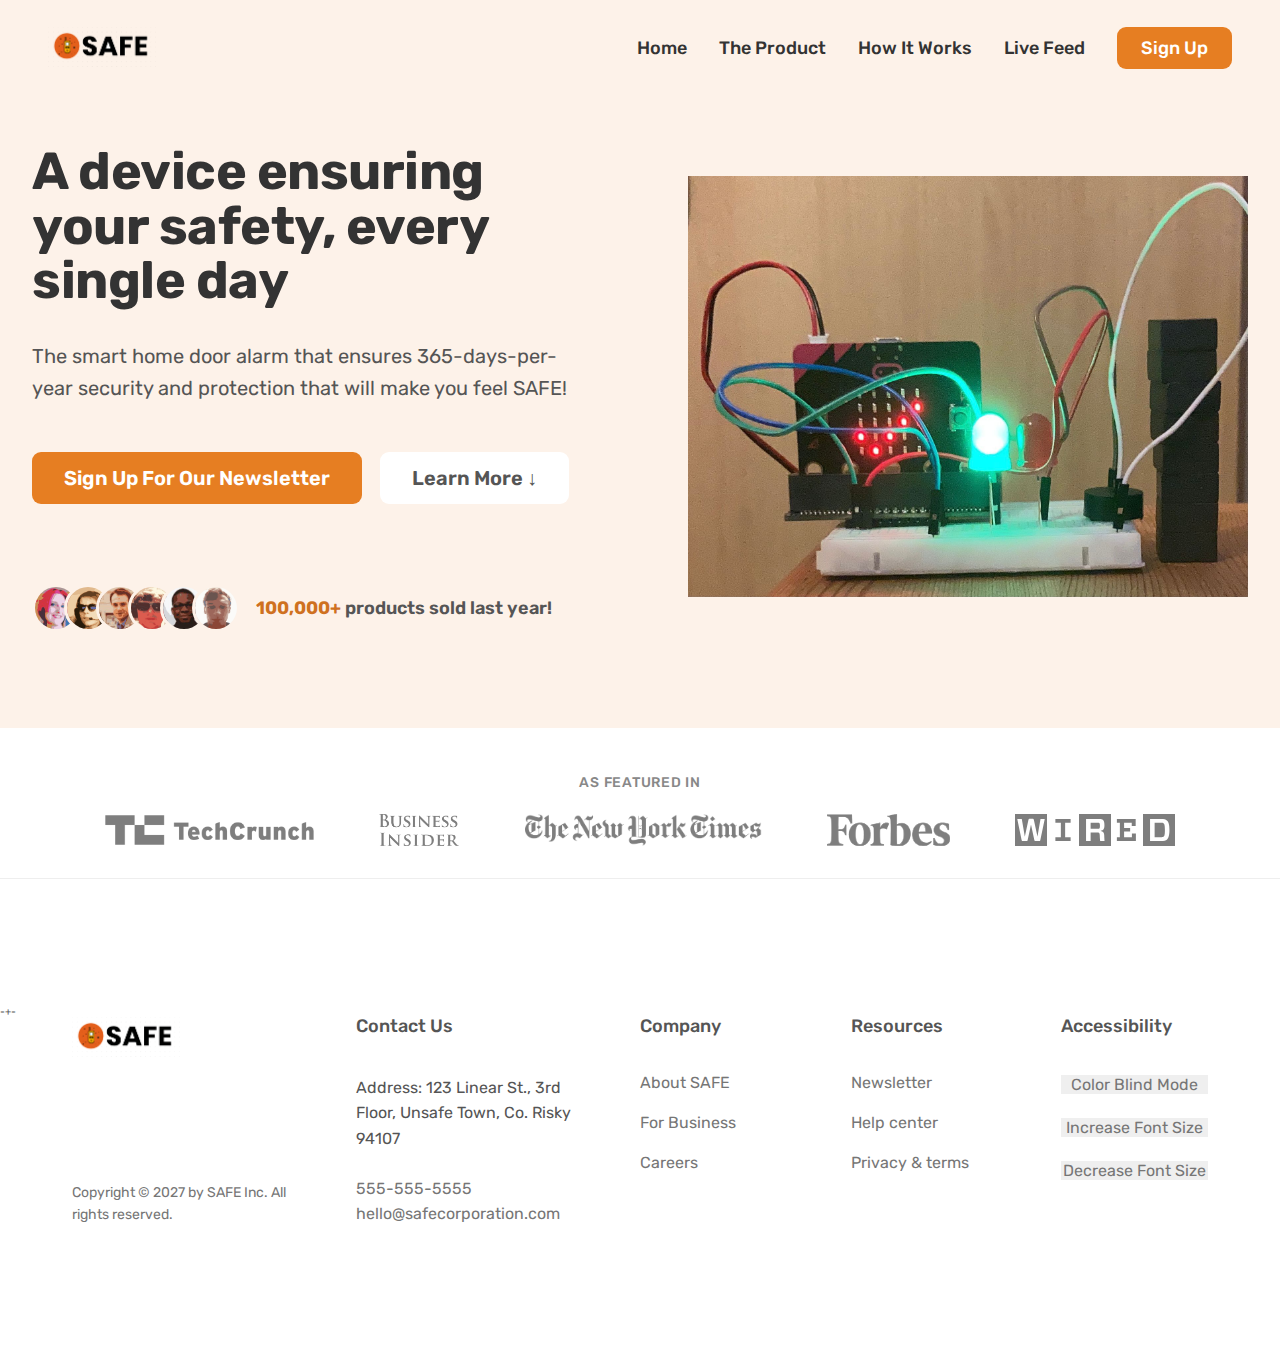
<file: index.html>
<!DOCTYPE html>
<html id="1" lang="en">
    <head>
        <!-- Meta Data -->
        <meta charset="UTF-8">
        <meta http-equiv="X-UA-Compatible" content="IE=edge">
        <meta name="viewport" content="width=device-width, initial-scale=1.0">
    
        <!-- Linking Font Type, Sizes and Weight From Google -->
        <link rel="preconnect" href="https://fonts.googleapis.com">
        <link rel="preconnect" href="https://fonts.gstatic.com" crossorigin>
        <link href="https://fonts.googleapis.com/css2?family=Rubik:wght@400;500;600;700&display=swap" rel="stylesheet">

        <!-- Links Style Sheets -->
        <link rel="stylesheet" href="CSS/general.css">
        <link rel="stylesheet" href="CSS/style.css">

        <!-- Website Tab Title -->
        <title>Door Alarm</title>
    </head>
    <body>

        <!-- Website Header -->
        <header class="header">
            <a href="index.html">
            <img class="logo" alt="Company logo" src="Images/Logo/SAFE logo.png">
            </a>
            <!-- Primary Navigation Menu -->
            <nav class="main-nav">
                <!-- List -->
                <ul class="main-nav-list">
                    <!-- Links -->
                    <li><a class="main-nav-link current-page" href="index.html">Home</a></li>
                    <li><a class="main-nav-link" href="the product.html">The Product</a></li>
                    <li><a class="main-nav-link" href="how it works.html">How It Works</a></li>
                    <li><a class="main-nav-link" href="live feed.html">Live Feed</a></li>
                    <li><a class="main-nav-link nav-cta" href="sign up.html">Sign Up</a></li>
                </ul>
            </nav>
        </header>

        <main>

        <!-- Hero Section -->
        <section class="section-hero">
            <div class="hero">
                <div class="hero-text">
                    <h1 class="heading-primary">
                        A device ensuring your safety, every single day
                    </h1>
                    <p class="hero-description">
                        The smart home door alarm that ensures 365-days-per-year security and protection that will make you feel SAFE!
                    </p>
                    <a href="sign up.html" class="button button-full margin-right-small">Sign Up For Our Newsletter</a>
                    <a href="the product.html" class="button button-outline">Learn More &darr;</a>
                    <!-- Sold Products Section -->
                    <div class="sold-products">
                        <!-- Customer Images -->
                        <div class="customer-images">
                            <img src="Images/Customers/customer 1.jpg" alt="Customer Photo">
                            <img src="Images/Customers/customer 2.png" alt="Customer Photo">
                            <img src="Images/Customers/customer 3.jpg" alt="Customer Photo">
                            <img src="Images/Customers/customer 4.jpg" alt="Customer Photo">
                            <img src="Images/Customers/customer 5.jpg" alt="Customer Photo">
                            <img src="Images/Customers/customer 6.jpg" alt="Customer Photo">
                        </div>
                        <p class="sold-text">
                            <span>100,000+</span> products sold last year!
                        </p>
                    </div>
                </div>
                <!-- Hero Image -->
                <div class="hero-image">
                    <img src="Images/hero.jpg" class="hero-image" alt="Hero Image - Active Device Visually Showing Tick and Active Green LED"/>
                </div>
            </div>
        </section>

        <!-- Featured In Section -->
        <section class="section-featured">
            <div class="container">
                <h2 class="heading-featured-in">
                    As featured in
                </h2>
                <!-- Company and Media Logos -->
                <div class="logos">
                    <img src="Images/Logo/Featured Logos/TechCrunch.png" alt="TechCrunch logo">
                    <img src="Images/Logo/Featured Logos/Business Insider.png" alt="Business Insider logo">
                    <img src="Images/Logo/Featured Logos/New York Times.png" alt="New York Times logo">
                    <img src="Images/Logo/Featured Logos/Forbes.svg" alt="Forbes logo">
                    <img src="Images/Logo/Featured Logos/Wired.svg" alt="Wired logo">
                </div>
            </div>
        </section>

        <!-- Footer Section -->
        <footer class="footer">
            <!-- Puts everything into a 5 column grid container -->-+-
            <div class="container grid grid-footer">
                <div class="logo-col">
                    <a href="#" class="footer-logo">
                        <img class="logo" alt="Company logo" src="Images/Logo/SAFE logo.png">
                    </a>
                    <p class="copyright">Copyright &copy; 2027 by SAFE Inc. All rights reserved.</p>
                </div>

                <!-- Address, Email and Phone Number - Contact Us -->
                <div class="address-col">
                    <p class="footer-heading">Contact Us</p>
                    <address class="contact-info">
                    <p class="address">
                        Address: 123 Linear St., 3rd Floor, Unsafe Town, Co. Risky 94107
                    </p>
                    <p>
                        <a class="footer-link" href="tel:555-555-5555">555-555-5555</a><br>
                        <a class="footer-link" href="mailto:hello@safecorporation.com">hello@safecorporation.com</a>
                    </p>
                    </address>
                </div>
                <!-- Footer Navigation Menu - Company --> 
                <nav class="nav-col">
                    <p class="footer-heading">
                        Company
                    </p>
                    <!-- List -->
                    <ul class="footer-nav">
                        <li><a class="footer-link" href="#">About SAFE</a></li>
                        <li><a class="footer-link" href="#">For Business</a></li>
                        <li><a class="footer-link" href="#">Careers</a></li>
                    </ul>
                </nav>
                <!-- Footer Navigation Menu - Resources -->
                <nav class="nav-col">
                    <p class="footer-heading">
                        Resources
                    </p>
                    <!-- List -->
                    <ul class="footer-nav">
                        <li><a class="footer-link" href="sign up.html">Newsletter</a></li>
                        <li><a class="footer-link" href="#">Help center</a></li>
                        <li><a class="footer-link" href="#">Privacy & terms</a></li>
                    </ul>
                </nav>
                <!-- Footer Navigation Menu - Accessibility -->
                <nav class="nav-col">
                    <p class="footer-heading">
                        Accessibility
                    </p>
                    <!-- List -->
                    <ul class="footer-nav">
                        <!-- Buttons which, when pressed, will activate their respective JavaScript function -->
                        <button id="colorBlind" class="footer-link footer-button" onclick="colorBlindMode()">Color Blind Mode</button>
                        <button id="increase" class="footer-link footer-button" onclick="increase()">Increase Font Size</button>
                        <button id="decrease" class="footer-link footer-button" onclick="decrease()">Decrease Font Size</button>
                    </ul>
                </nav>

            </div>
        </footer>
    </body>
    <!-- JavaScript Code -->
    <script>
        // Color Blind Mode //
        function colorBlindMode(){
            document.getElementById("1").style.webkitFilter="grayscale(100%)";
        }

        // Increase Font Size //
        function increase(){
            document.getElementById("1").style.fontSize="90%";
        }

        // Decrease Font Size //
        function decrease(){
            document.getElementById("1").style.fontSize="50%";
        }
    </script>
</html>
</file>
<file: CSS/general.css>
/* Sets defaults for the HTML */
* {
    padding: 0;
    margin: 0;
    box-sizing: border-box;
}

/* Sets font-size for all the HTML */
html {
    font-size: 62.5%;
}

/* Sets font-family for all text as Rubik with back-up as Sans seriff, text color, font weight and line height */
body {
    font-family: "Rubik", sans-serif;
    line-height: 1;
    font-weight: 400;
    color: #555;
}

/**************************************/
/* GENERAL COMPONENTS */
/**************************************/

/* Creates a container */
.container{
    max-width: 120rem;
    padding: 0 3.2rem;
    margin: 0 auto;
}

/* Creates a grid */
.grid{
    display: grid;
    column-gap: 6.4rem;
    row-gap: 9.6rem;
}

/* Creates a 2 column grid */
.grid-2-cols{
    grid-template-columns: repeat(2, 1fr);
}

/* Creates a 3 column grid */
.grid-3-cols{
    grid-template-columns: repeat(3, 1fr);
}

/* Creates a 4 column grid */
.grid-4-cols{
    grid-template-columns: repeat(4, 1fr);
}

/* Creates a 5 column grid */
.grid-5-cols{
    grid-template-columns: repeat(5, 1fr);
}

/* Centers items */
.grid-center-v{
    align-items: center;
}

/* Sets style of primary, secondary and tertiary headings */
.heading-primary,
.heading-secondary,
.heading-tertiary{
    font-weight: 700;
    color: #333;
    letter-spacing: -0.5px;
}

/* Sets style of primary headings */
.heading-primary{   
    font-size: 5.2rem;
    line-height: 1.05;
    margin-bottom: 3.2rem;
}

/* Sets style of secondary headings */
.heading-secondary{
    font-size: 4.4rem;
    line-height: 1.2;
    margin-bottom: 9.6rem;
}

/* Sets style of tertiary headings */
.heading-tertiary{
    font-size: 3rem;
    line-height: 1.2;
    margin-bottom: 3.2rem;
}

/* Sets style of subheadings */
.subheading{
    display: block;
    font-size: 1.6rem;
    font-weight: 500;
    color: #cf711f;
    text-transform: uppercase;
    margin-bottom: 1.6rem;
    letter-spacing: 0.75px;
}

/* Sets style for when the button is clicked on / visited */
.button:link, 
.button:visited{
    display: inline-block;
    text-decoration: none;
    background-color: #e67e22 ; 
    color: #fff;
    font-size: 2rem;
    font-weight: 600;
    padding: 1.6rem 3.2rem;
    border-radius: 9px;
    transition: background-color 0.3s;
}

/* Sets style for when the button is clicked on / visited */
.button-full:link, 
.button-full:visited{   
    background-color: #e67e22 ;
    color: #fff
}

/* Sets style for when the button is hovered on / active */
.button-full:hover, 
.button-full:active{   
    background-color: #cf711f ;
}

/* Sets style for when the button is clicked on / visited */
.button-outline:link, 
.button-outline:visited{
    background-color: #fff ;
    color: #555;
}

/* Sets style for when the button is hovered on / active */
.button-outline:hover, 
.button-outline:active{
    background-color: #fdf2e9 ;
    box-shadow: inset 0 0 0 3px #fff;
}

/* Creates a slight margin to the right and makes it a priority style by adding !important */
.margin-right-small{
    margin-right: 1.6rem !important;
}
</file>
<file: CSS/style.css>
/**************************************/
/* NAVIGATION */
/**************************************/

/* Sets style for header navigation */
.main-nav-list{
    list-style: none;
    display: flex;
    align-items: center;
    gap: 3.2rem;
}

/* Sets style for header navigation links when clicked on / visted */
.main-nav-link:link,
.main-nav-link:visited{
    display: inline-block;
    text-decoration: none;
    color: #333;
    font-weight: 500;
    font-size: 1.8rem;
    transition: all 0.3s;
}

/* Sets style for header navigation links when hovered on / active */
.main-nav-link:hover,
.main-nav-link:active{
    color: #cf711f;
}

/* Sets style for header navigation links with 'nav-cta' when clicked on / visted */
.main-nav-link.nav-cta:link,
.main-nav-link.nav-cta:visited{
    padding: 1.2rem 2.4rem;
    border-radius: 9px;
    color: #fff;
    background: #e67e22;
}

/* Sets style for header navigation links with 'nav-cta' when hovered on / active */
.main-nav-link.nav-cta:hover,
.main-nav-link.nav-cta:active{
    background: #cf711f;
}

/* Sets background color */
.current-page{
    color: aqua;
}

/**************************************/
/* HEADER */
/**************************************/

/* Sets style for 'header' section */
.header{
    display: flex;
    justify-content: space-between;
    align-items: center;
    background-color: #fdf2e9 ;
    height: 9.6rem;
    padding: 0 4.8rem;
}

/* Sets style for company logo */
.logo{
    height: 4rem;
}

/**************************************/
/* HERO SECTION */
/**************************************/

/* Sets style for 'hero' section */
.section-hero{
    background-color: #fdf2e9;
    padding: 4.8rem 0 9.6rem 0;
}

/* Sets style for hero area and items */
.hero{
    max-width: 130rem;
    margin: 0 auto;
    padding: 0 3.2rem;
    display: grid;
    grid-template-columns: 1fr 1fr;
    gap: 9.6rem;
    align-items: center;
}

/* Sets style for hero description */
.hero-description{
    font-size: 2rem;
    line-height: 1.6;
    margin-bottom: 4.8rem;
}

/* Sets style for hero image */
.hero-image{
    width: 100%;
}

/* Sets style for customer sold products area */
.sold-products{
    display: flex;
    align-items: center;
    gap: 1.6rem;
    margin-top: 8rem;
}

/* Sets display of items in 'customer-images' to flex */
.customer-images{
    display: flex;
}

/* Sets style for customer images*/
.customer-images img{
    height: 4.8rem;
    width: 4.8rem;
    border-radius: 50%;
    margin-right: -1.6rem;
    border: 0.3rem solid #fdf2e9;
}

/* Sets style for last item in 'customer-images' */
.customer-images img:last-child{
    margin: 0;
}

/* Sets style for 'sold-text'*/
.sold-text{
    font-size: 1.8rem;
    font-weight: 600;
}

/* Sets style for text with 'sold-text' span */
.sold-text span{
    color: #cf711f;
    font-weight: 700;
}
/**************************************/
/* FEATURED IN SECTION */
/**************************************/

/* Sets style for featured in section */
.section-featured{
    padding: 4.8rem 0 3.2rem 0;
}

/* Sets style for 'featured in' section heading */
.heading-featured-in{
    font-size: 1.4rem;
    text-transform: uppercase;
    letter-spacing: 0.75px;
    font-weight: 500;
    text-align: center;
    margin-bottom: 2.4rem;
    color: #888;
}

/* Sets display for items in 'logos' to flex and justifies their content leave space around them */
.logos{
    display: flex;
    justify-content: space-around;
}

/* Sets style for featured in company logos */
.logos img{
    height: 3.2rem;
    filter: brightness(0);
    opacity: 50%;
}

/**************************************/
/* HOW IT WORKS SECTION */
/**************************************/

/* Sets style for 'how it works' section*/
.section-how{
    padding: 9.6rem 0 12.8rem 0;
}

/* Sets style for the step number */
.step-number{
    font-size: 8.6rem;
    font-weight: 600;
    color: #ddd;
    margin-bottom: 1.2rem;
}

/* Sets style for description of each step */
.step-description{
    font-size: 1.8rem;
    line-height: 1.8;
}

/* Sets style for image container */
.step-image-box{
    position: relative;
    display: flex;
    align-items: center;
    justify-content: center;
}

/* Styles 2 boxes into circles */
.step-image-box::before,
.step-image-box::after{
    content: "";
    display: block;
    border-radius: 50%;
    position: absolute;
    top: 50%;
    left: 50%;
    transform: translate(-50%, -50%);
}

/* Creates a circle on -2 layer behind each image */
.step-image-box::before{
    width: 73%;
    padding-bottom: 73%;
    background-color: #fdf2e9;
    z-index: -2;
} 

/* Creates a circle on -1 layer behind each image */
 .step-image-box::after{
     width: 65%;
     padding-bottom: 65%;
     background-color: #fae5d3;
     z-index: -1;
 }

 /* Sets style for images */
.step-image {
    width: 55%;
}
/**************************************/
/* THE PRODUCT SECTION */
/**************************************/

/* Sets style for 'the product' section */
.section-product{
    padding: 9.6rem 0 12.8rem 0;
}

/* Sets style for demo video */
.demo-video{
    display: block;
    margin: auto;
    margin-top: 10rem;
}

/**************************************/
/* LIVE FEED SECTION */
/**************************************/

/* Sets padding for 'live feed' section */
.section-feed{
    padding: 9.6rem 0 12.8rem 0;
}

/**************************************/
/* NEWSLETTER SIGN UP SECTION */
/**************************************/

/* Sets style for the body of the 'newsletter sign up' section */
.body-signup{
    margin: 0;
    padding: 0;
    height: 100vh;
    overflow: hidden;
    background-image: url(../Images/BackgroundImages/LoginBackgroundImage.jpg);
    background-repeat: no-repeat;
    background-size: 100% 100%;


  }

/* Sets style for 'newsletter sign up' section */
.signup-section{
    position: absolute;
    top: 50%;
    left: 50%;
    transform: translate(-50%, -50%);
    width: 40rem;
    background: #ffedcc;
    border-radius: 1rem;
    box-shadow: 1rem 1rem 1.5rem rgba(0,0,0,0.05);
  }

/* Sets style for h1's in 'signup-section' */
.signup-section h1{
    text-align: center;
    padding: 2rem 0;
    border-bottom: 1px solid silver;
  }

/* Sets more style for 'newsletter sign up' section */
.signup-section{
    padding: 0 4rem;
    box-sizing: border-box;
  }
/* Sets style for text fields*/
  .signup-txt-field{
    position: relative;
    border-bottom: 0.2rem solid #adadad;
    margin: 3rem 0;
  }

/* Sets style for text fields inputs*/
.signup-txt-field input{
    width: 100%;
    padding: 0 0.5rem;
    height: 4rem;
    font-size: 1.6rem;
    border: none;
    background: none;
    outline: none;
  }

/* Sets default style for text fields labels */
.signup-txt-field label{
    position: absolute;
    left: 0rem;
    top: 50%;
    color: #adadad;
    transform: translateY(-50%);
    font-size: 1.6rem;
    pointer-events: none;
    transition: .5s;
  }

/* Sets style for spans */
.signup-txt-field span::before{
    content: '';
    position: absolute;
    top: 4rem;
    left: 0;
    width: 0%;
    height: 0.2rem;
    background: #ff7e00;
  }

/* Sets style for text field labels if user is currently focused on text field / input is valid */
.signup-txt-field input:focus ~ label,
.signup-txt-field input:valid ~ label{
    top: -0.5rem;
    color: #ff7e00;
  }

/* Sets style for text field labels if input is invalid */
.signup-txt-field input:invalid ~ label{
    top: -0.5rem;
    color: red;
  }

/* Sets style for text field spans if user is currently focused on text field / input is valid */
.signup-txt-field input:focus ~ span::before,
.signup-txt-field input:valid ~ span::before{
    width: 100%;
  }

/* Sets style for submit button */
.signup-section button{
    transform: translate(3rem);
    width: 80%;
    height: 5rem;
    border: 0.1rem solid;
    background: #ff7e00;
    border-radius: 2.5rem;
    font-size: 1.8rem;
    color: #e9f4fb;
    font-weight: 700;
    cursor: pointer;
    outline: none;
    margin-bottom: 2rem;
}

/**************************************/
/* FOOTER SECTION */
/**************************************/

/* Sets style for 'footer' section */
.footer{
    padding: 12.8rem 0;
    border-top: 1px solid #eee;
}

/* Creates a grid with 5 columns of varying length for the footer */
.grid-footer{
    grid-template-columns: 1.5fr 1.5fr 1fr 1fr 1fr;
}

/* Sets style for column with the logo */
.logo-col{
    display: flex;
    flex-direction: column
}

/* Sets style for logo */
.footer-logo{
    display: block;
    margin-bottom: 3.2rem;
}

/* Sets style for copyright text */
.copyright{
    font-size: 1.4rem;
    color: #767676;
    line-height: 1.6;
    margin-top: auto;
}

/* Sets style for footer headings */
.footer-heading{
    font-size: 1.8rem;
    font-weight: 500;
    margin-bottom: 4rem;
}

/* Sets style for contact info */
.contact-info{
    font-style: normal;
    font-size: 1.6rem;
    line-height: 1.6;
}

/* Sets style for address */
.address{
    margin-bottom: 2.4rem;
}

/* Sets style for footer navigation (made up of lists) */
.footer-nav{
    list-style: none;
    display: flex;
    flex-direction: column;
    gap: 2.4rem;

}

/* Sets style for each navigation link when clicked on / visited */
.footer-link:link,
.footer-link:visited{
    text-decoration: none;
    font-size: 1.6rem;
    color: #767676;
    transition: all 0.3s;
}

/* Sets style for each navigation link when hovered on / active */
.footer-link:hover,
.footer-link:active{
    color: #555;
}

/* Sets style for accessibility buttons in footer */
.footer-button{
    font-family: "Rubik", sans-serif;
    font-size: 1.6rem;
    color: #767676;
    outline: none;
    border: none;
}
</file>
